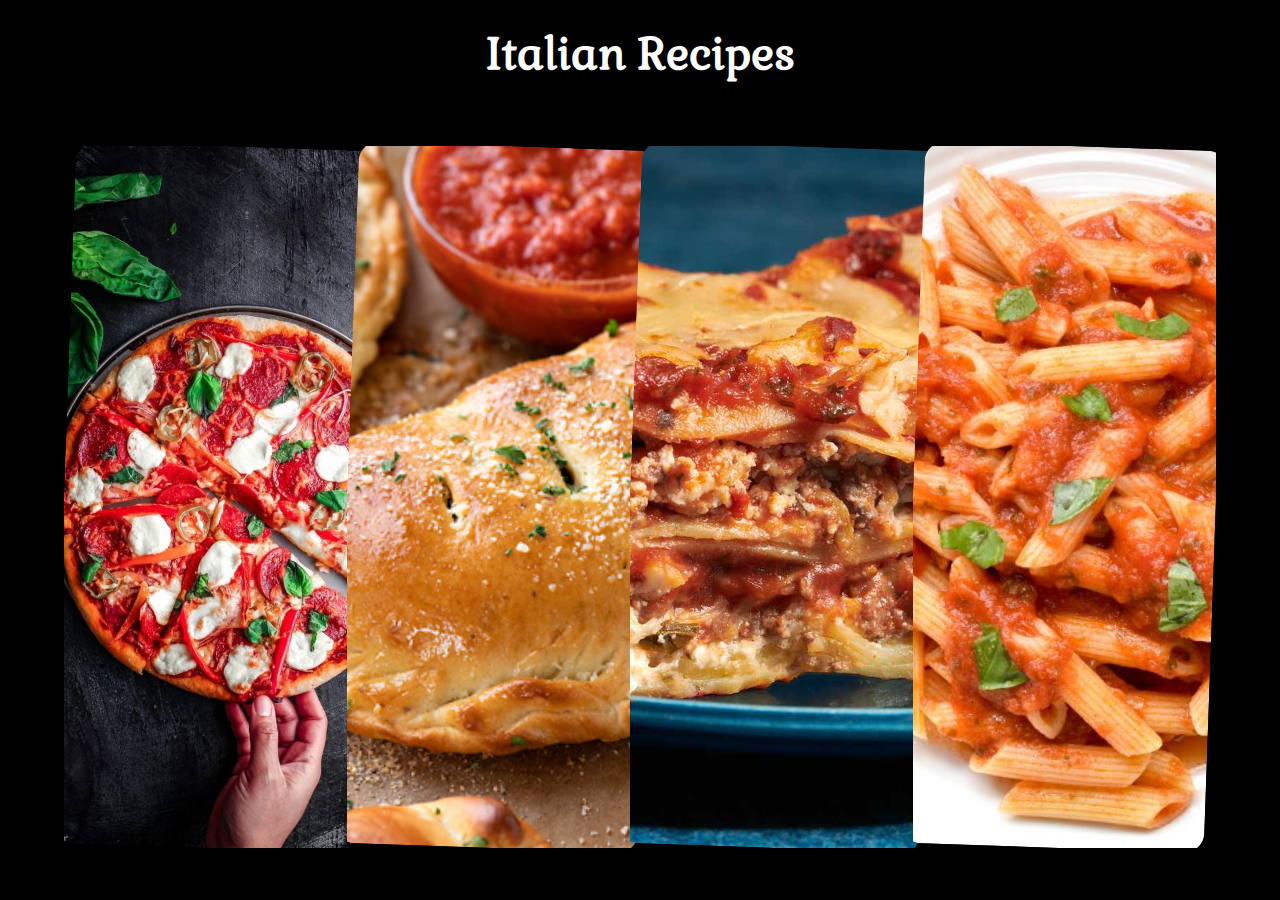
<file: index.html>
<!DOCTYPE html>
<html lang="en">
  <head>
    <meta charset="UTF-8" />
    <meta name="viewport" content="width=device-width, initial-scale=1.0" />
    <link rel="preconnect" href="https://fonts.googleapis.com" />
    <link rel="preconnect" href="https://fonts.gstatic.com" crossorigin />
    <link
      href="https://fonts.googleapis.com/css2?family=Gabriela&display=swap"
      rel="stylesheet"
    />
    <link rel="stylesheet" href="Recipes/style.css" />
    <title>Italian recipes</title>
  </head>

  <body>
    <h1 class="header">Italian Recipes</h1>

    <div class="container">
      <div class="img-container">
        <a href="./Recipes/pizza/pizza.html">Italian pizza</a>
        <img class="pizza" src="Recipes/pizza/pizza.jpg" alt="pizza" />
      </div>

      <div class="img-container">
        <a href="./Recipes/calzone/calzone.html">Italian Calzone</a>
        <img class="calzone" src="Recipes/calzone/calzone.jpg" alt="calzone" />
      </div>

      <div class="img-container">
        <a href="./Recipes/Lasagna/lasagna.html">Italian lasagna</a>
        <img class="lasagna" src="Recipes/Lasagna/lasanga.jpg" alt="lasagna" />
      </div>

      <div class="img-container">
        <a href="./Recipes/pasta/pasta.html">Italian pasta</a>
        <img class="pasta" src="Recipes/pasta/pasta.jpg" alt="pasta" />
      </div>
    </div>
  </body>
</html>
</file>
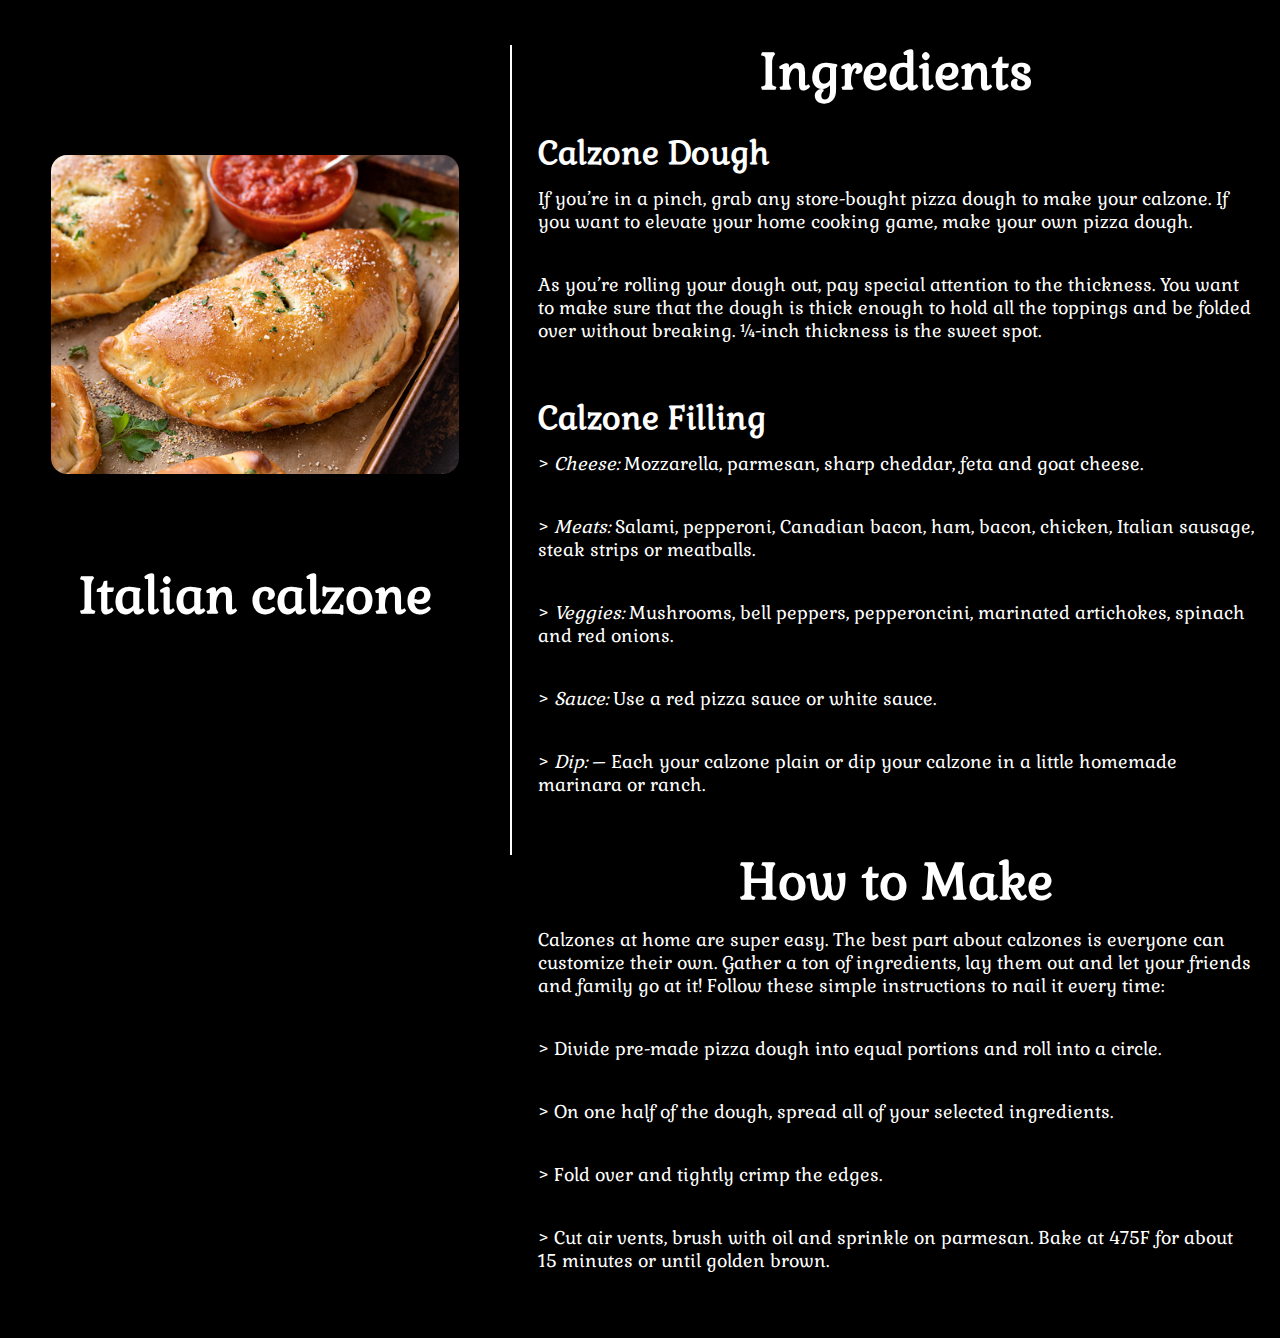
<file: Recipes/calzone/calzone.html>
<!DOCTYPE html>
<html lang="en">
  <head>
    <meta charset="UTF-8" />
    <meta name="viewport" content="width=device-width, initial-scale=1.0" />

    <link rel="preconnect" href="https://fonts.googleapis.com" />
    <link rel="preconnect" href="https://fonts.gstatic.com" crossorigin />
    <link
      href="https://fonts.googleapis.com/css2?family=Gabriela&display=swap"
      rel="stylesheet"
    />
    <link rel="stylesheet" href="calzone-style.css" />
    <title>Italian calzone</title>
  </head>
  <body>
    <div class="left-container">
      <div class="img-container">
        <div class="food-img">
          <img src="./calzone.jpg" alt="calzone" />
        </div>
        <h1>Italian calzone</h1>
      </div>
      <div class="line"></div>
    </div>
    <div class="right-container">
      <h1 class="header">Ingredients</h1>
      <h2>Calzone Dough</h2>
      <p>
        If you’re in a pinch, grab any store-bought pizza dough to make your
        calzone. If you want to elevate your home cooking game, make your own
        pizza dough.
      </p>
      <p>
        As you’re rolling your dough out, pay special attention to the
        thickness. You want to make sure that the dough is thick enough to hold
        all the toppings and be folded over without breaking. ¼-inch thickness
        is the sweet spot.
      </p>

      <h2>Calzone Filling</h2>
      <ul>
        <span>
          <li>
            <em>Cheese: </em> Mozzarella, parmesan, sharp cheddar, feta and goat
            cheese.
          </li>
        </span>
        <span>
          <li>
            <em>Meats: </em>Salami, pepperoni, Canadian bacon, ham, bacon,
            chicken, Italian sausage, steak strips or meatballs.
          </li>
        </span>
        <span>
          <li>
            <em>Veggies: </em>Mushrooms, bell peppers, pepperoncini, marinated
            artichokes, spinach and red onions.
          </li>
        </span>
        <span>
          <li><em>Sauce: </em>Use a red pizza sauce or white sauce.</li>
        </span>
        <span>
          <li>
            <em>Dip: </em>– Each your calzone plain or dip your calzone in a
            little homemade marinara or ranch.
          </li>
        </span>
      </ul>

      <h1>How to Make</h1>
      <p>
        Calzones at home are super easy. The best part about calzones is
        everyone can customize their own. Gather a ton of ingredients, lay them
        out and let your friends and family go at it! Follow these simple
        instructions to nail it every time:
      </p>

      <ul>
        <span>
          <li>
            Divide pre-made pizza dough into equal portions and roll into a
            circle.
          </li>
        </span>
        <span>
          <li>
            On one half of the dough, spread all of your selected ingredients.
          </li>
        </span>
        <span>
          <li>Fold over and tightly crimp the edges.</li>
        </span>
        <span>
          <li>
            Cut air vents, brush with oil and sprinkle on parmesan. Bake at 475F
            for about 15 minutes or until golden brown.
          </li>
        </span>
      </ul>
    </div>
  </body>
</html>
</file>
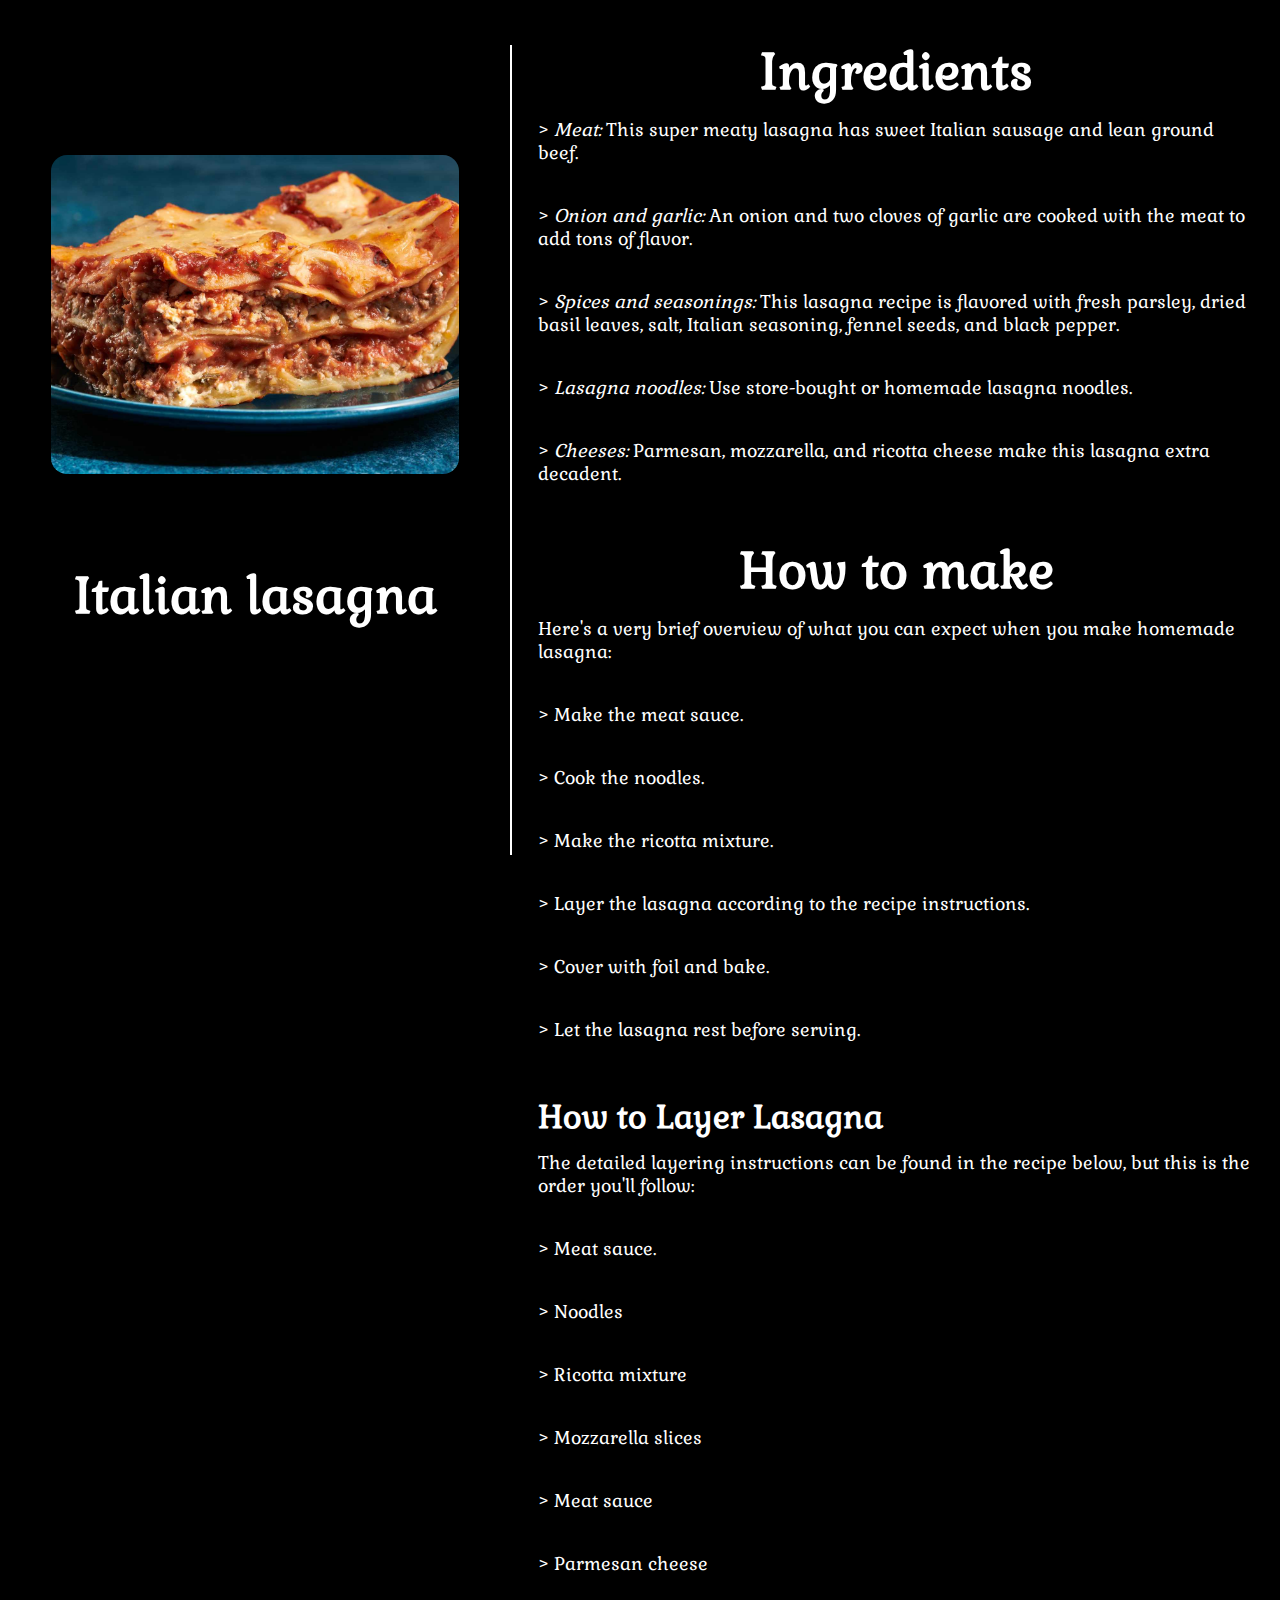
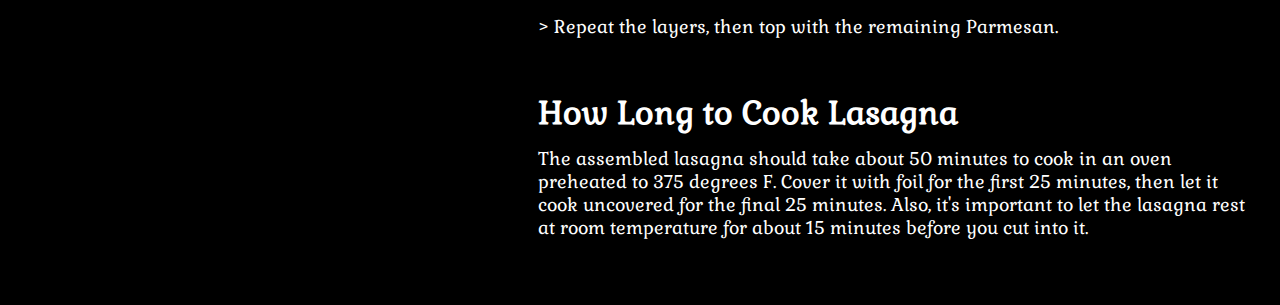
<file: Recipes/Lasagna/lasagna.html>
<!DOCTYPE html>
<html lang="en">
  <head>
    <meta charset="UTF-8" />
    <meta name="viewport" content="width=device-width, initial-scale=1.0" />

    <link rel="preconnect" href="https://fonts.googleapis.com" />
    <link rel="preconnect" href="https://fonts.gstatic.com" crossorigin />
    <link
      href="https://fonts.googleapis.com/css2?family=Gabriela&display=swap"
      rel="stylesheet"
    />
    <link rel="stylesheet" href="lasagna-style.css" />
    <title>Italian lasagna</title>
  </head>
  <body>
    <div class="left-container">
      <div class="img-container">
        <div class="food-img">
          <img src="./lasanga.jpg" alt="lasagna" />
        </div>
        <h1>Italian lasagna</h1>
      </div>
      <div class="line"></div>
    </div>
    <div class="right-container">
      <h1 class="header">Ingredients</h1>
      <ul>
        <li>
          <span>
            <em>Meat:</em> This super meaty lasagna has sweet Italian sausage
            and lean ground beef.
          </span>
        </li>
        <li>
          <span>
            <em>Onion and garlic:</em> An onion and two cloves of garlic are
            cooked with the meat to add tons of flavor.
          </span>
        </li>
        <li>
          <span>
            <em>Spices and seasonings:</em> This lasagna recipe is flavored with
            fresh parsley, dried basil leaves, salt, Italian seasoning, fennel
            seeds, and black pepper.
          </span>
        </li>
        <li>
          <span>
            <em>Lasagna noodles:</em> Use store-bought or homemade lasagna
            noodles.
          </span>
        </li>
        <li>
          <span>
            <em>Cheeses:</em> Parmesan, mozzarella, and ricotta cheese make this
            lasagna extra decadent.
          </span>
        </li>
      </ul>

      <h1>How to make</h1>

      <p>
        Here's a very brief overview of what you can expect when you make
        homemade lasagna:
      </p>

      <ul>
        <span>
          <li>Make the meat sauce.</li>
        </span>
        <span>
          <li>Cook the noodles.</li>
        </span>
        <span>
          <li>Make the ricotta mixture.</li>
        </span>
        <span>
          <li>Layer the lasagna according to the recipe instructions.</li>
        </span>
        <span>
          <li>Cover with foil and bake.</li>
        </span>
        <span>
          <li>Let the lasagna rest before serving.</li>
        </span>
      </ul>

      <h2>How to Layer Lasagna</h2>

      <p>
        The detailed layering instructions can be found in the recipe below, but
        this is the order you'll follow:
      </p>

      <ul>
        <span>
          <li>Meat sauce.</li>
        </span>
        <span>
          <li>Noodles</li>
        </span>
        <span>
          <li>Ricotta mixture</li>
        </span>
        <span>
          <li>Mozzarella slices</li>
        </span>
        <span>
          <li>Meat sauce</li>
        </span>
        <span>
          <li>Parmesan cheese</li>
        </span>
        <span>
          <li>Repeat the layers, then top with the remaining Parmesan.</li>
        </span>
      </ul>

      <h2>How Long to Cook Lasagna</h2>
      <p>
        The assembled lasagna should take about 50 minutes to cook in an oven
        preheated to 375 degrees F. Cover it with foil for the first 25 minutes,
        then let it cook uncovered for the final 25 minutes. Also, it's
        important to let the lasagna rest at room temperature for about 15
        minutes before you cut into it.
      </p>
    </div>
  </body>
</html>
</file>
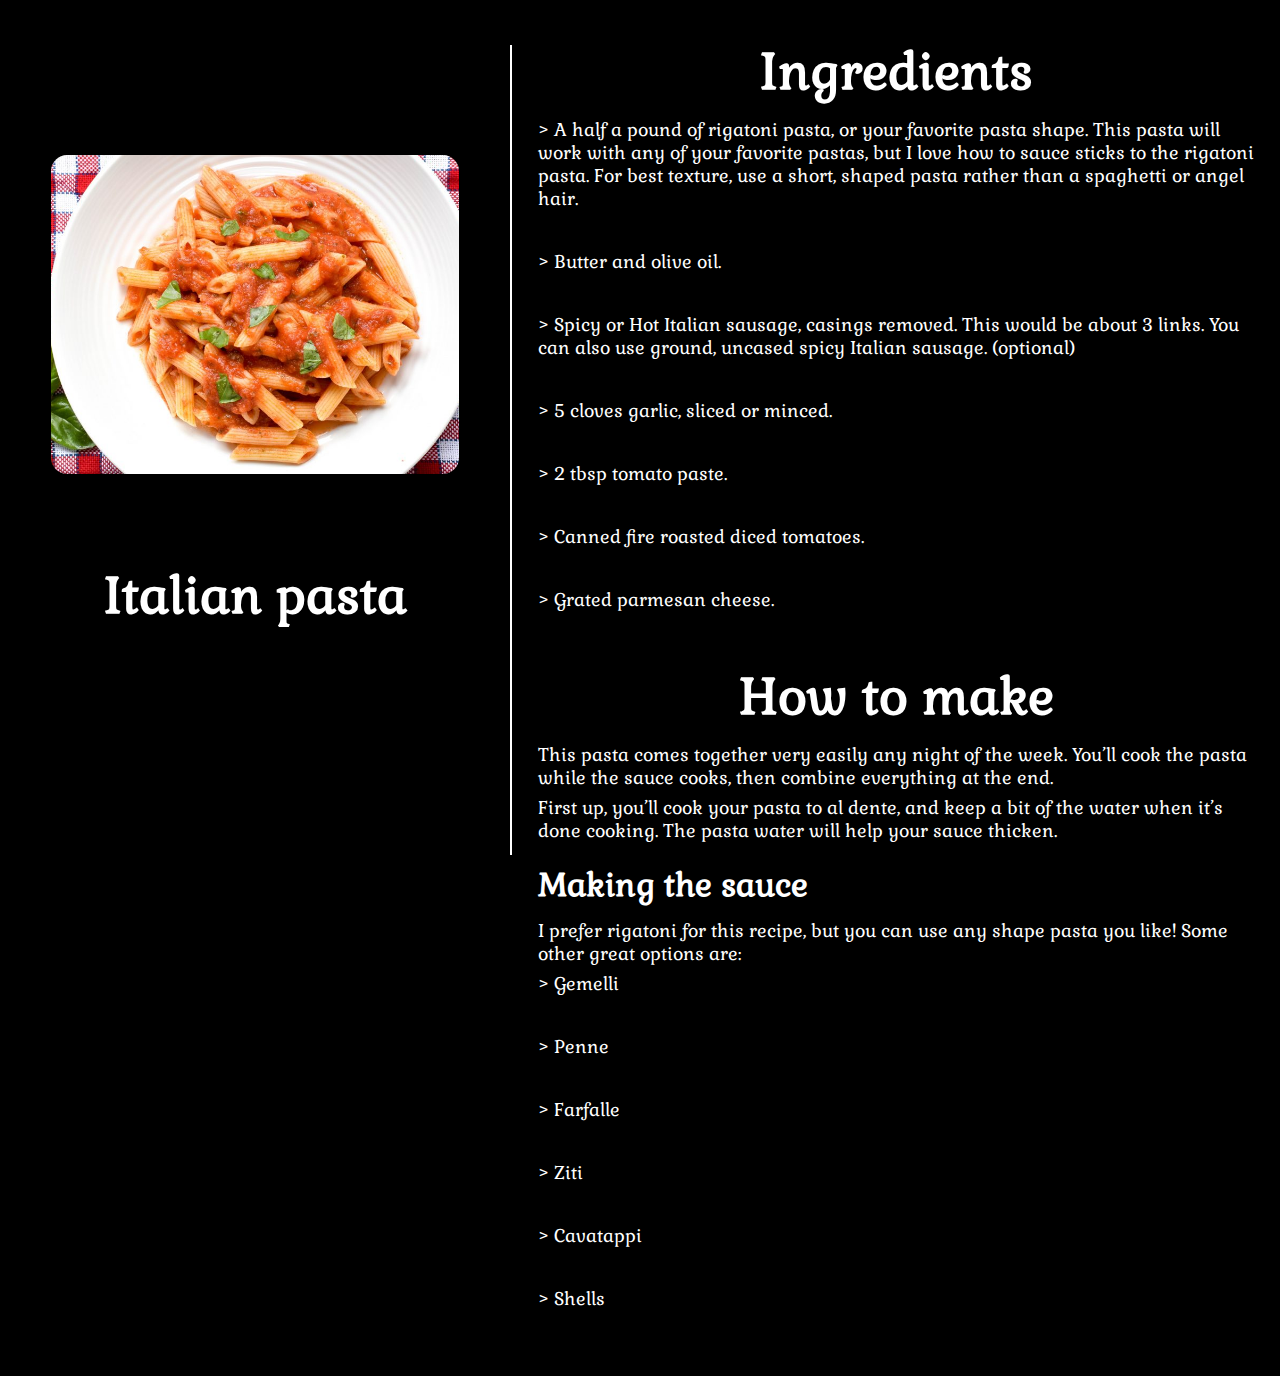
<file: Recipes/pasta/pasta.html>
<!DOCTYPE html>
<html lang="en">
  <head>
    <meta charset="UTF-8" />
    <meta name="viewport" content="width=device-width, initial-scale=1.0" />

    <link rel="preconnect" href="https://fonts.googleapis.com" />
    <link rel="preconnect" href="https://fonts.gstatic.com" crossorigin />
    <link
      href="https://fonts.googleapis.com/css2?family=Gabriela&display=swap"
      rel="stylesheet"
    />
    <link rel="stylesheet" href="pasta-style.css" />
    <title>Italian pasta</title>
  </head>
  <body>
    <div class="left-container">
      <div class="img-container">
        <div class="food-img">
          <img src="./pasta.jpg" alt="pasta" />
        </div>
        <h1>Italian pasta</h1>
      </div>
      <div class="line"></div>
    </div>
    <div class="right-container">
      <h1 class="header">Ingredients</h1>
      <ul>
        <li>
          <span>
            A half a pound of rigatoni pasta, or your favorite pasta shape. This
            pasta will work with any of your favorite pastas, but I love how to
            sauce sticks to the rigatoni pasta. For best texture, use a short,
            shaped pasta rather than a spaghetti or angel hair.
          </span>
        </li>
        <li>
          <span> Butter and olive oil. </span>
        </li>
        <li>
          <span>
            Spicy or Hot Italian sausage, casings removed. This would be about 3
            links. You can also use ground, uncased spicy Italian sausage.
            (optional)
          </span>
        </li>
        <li>
          <span> 5 cloves garlic, sliced or minced. </span>
        </li>
        <li>
          <span> 2 tbsp tomato paste. </span>
        </li>
        <li>
          <span> Canned fire roasted diced tomatoes. </span>
        </li>
        <li>
          <span> Grated parmesan cheese. </span>
        </li>
      </ul>

      <h1>How to make</h1>
      <p>
        This pasta comes together very easily any night of the week. You’ll cook
        the pasta while the sauce cooks, then combine everything at the end.
      </p>
      <p>
        First up, you’ll cook your pasta to al dente, and keep a bit of the
        water when it’s done cooking. The pasta water will help your sauce
        thicken.
      </p>

      <h2>Making the sauce</h2>
      <p>
        I prefer rigatoni for this recipe, but you can use any shape pasta you
        like! Some other great options are:
      </p>
      <ul>
        <span>
          <li>Gemelli</li>
        </span>
        <span>
          <li>Penne</li>
        </span>
        <span>
          <li>Farfalle</li>
        </span>
        <span>
          <li>Ziti</li>
        </span>
        <span>
          <li>Cavatappi</li>
        </span>
        <span>
          <li>Shells</li>
        </span>
      </ul>
    </div>
  </body>
</html>
</file>
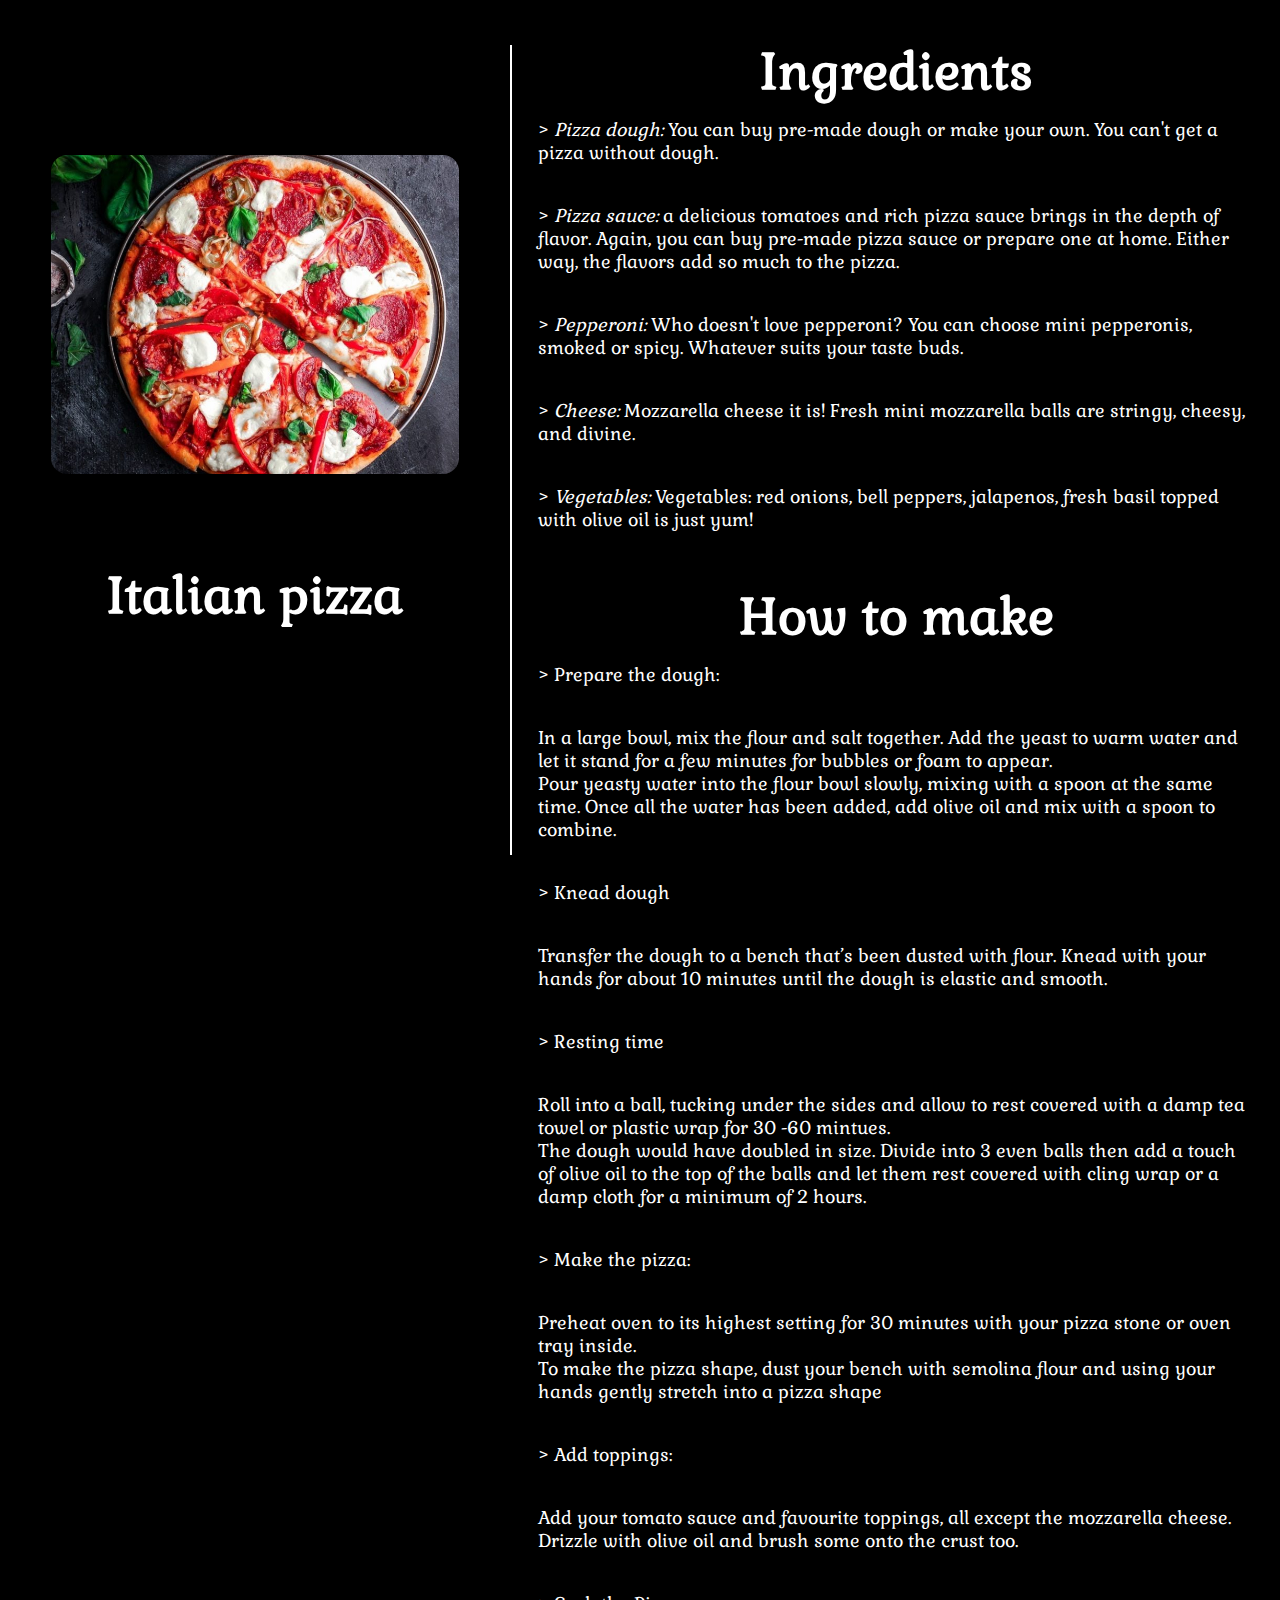
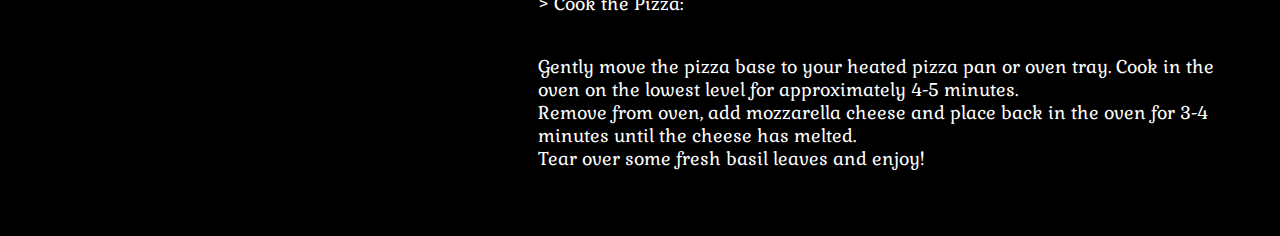
<file: Recipes/pizza/pizza.html>
<!DOCTYPE html>
<html lang="en">
  <head>
    <meta charset="UTF-8" />
    <meta name="viewport" content="width=device-width, initial-scale=1.0" />

    <link rel="preconnect" href="https://fonts.googleapis.com" />
    <link rel="preconnect" href="https://fonts.gstatic.com" crossorigin />
    <link
      href="https://fonts.googleapis.com/css2?family=Gabriela&display=swap"
      rel="stylesheet"
    />
    <link rel="stylesheet" href="pizza-style.css" />
    <title>Italian pizza</title>
  </head>
  <body>
    <div class="left-container">
      <div class="img-container">
        <div class="food-img">
          <img src="./pizza.jpg" alt="pizza" />
        </div>
        <h1>Italian pizza</h1>
      </div>
      <div class="line"></div>
    </div>
    <div class="right-container">
      <h1 class="header">Ingredients</h1>
      <ul>
        <li>
          <span>
            <em>Pizza dough:</em> You can buy pre-made dough or make your own.
            You can't get a pizza without dough.
          </span>
        </li>
        <li>
          <span>
            <em>Pizza sauce:</em> a delicious tomatoes and rich pizza sauce
            brings in the depth of flavor. Again, you can buy pre-made pizza
            sauce or prepare one at home. Either way, the flavors add so much to
            the pizza.
          </span>
        </li>
        <li>
          <span>
            <em>Pepperoni:</em> Who doesn't love pepperoni? You can choose mini
            pepperonis, smoked or spicy. Whatever suits your taste buds.
          </span>
        </li>
        <li>
          <span>
            <em>Cheese:</em> Mozzarella cheese it is! Fresh mini mozzarella
            balls are stringy, cheesy, and divine.
          </span>
        </li>
        <li>
          <span>
            <em>Vegetables:</em> Vegetables: red onions, bell peppers,
            jalapenos, fresh basil topped with olive oil is just yum!
          </span>
        </li>
      </ul>

      <h1>How to make</h1>

      <ul>
        <span>
          <li>Prepare the dough:</li>
          <p>
            In a large bowl, mix the flour and salt together. Add the yeast to
            warm water and let it stand for a few minutes for bubbles or foam to
            appear.
            <br />
            Pour yeasty water into the flour bowl slowly, mixing with a spoon at
            the same time. Once all the water has been added, add olive oil and
            mix with a spoon to combine.
          </p>
        </span>
        <span>
          <li>Knead dough</li>
          <p>
            Transfer the dough to a bench that’s been dusted with flour. Knead
            with your hands for about 10 minutes until the dough is elastic and
            smooth.
          </p>
        </span>
        <span>
          <li>Resting time</li>
          <p>
            Roll into a ball, tucking under the sides and allow to rest covered
            with a damp tea towel or plastic wrap for 30 -60 mintues.
            <br />
            The dough would have doubled in size. Divide into 3 even balls then
            add a touch of olive oil to the top of the balls and let them rest
            covered with cling wrap or a damp cloth for a minimum of 2 hours.
          </p>
        </span>
        <span>
          <li>Make the pizza:</li>
          <p>
            Preheat oven to its highest setting for 30 minutes with your pizza
            stone or oven tray inside. <br />
            To make the pizza shape, dust your bench with semolina flour and
            using your hands gently stretch into a pizza shape
          </p>
        </span>
        <span>
          <li>Add toppings:</li>
          <p>
            Add your tomato sauce and favourite toppings, all except the
            mozzarella cheese. Drizzle with olive oil and brush some onto the
            crust too.
          </p>
        </span>
        <span>
          <li>Cook the Pizza:</li>
          <p>
            Gently move the pizza base to your heated pizza pan or oven tray.
            Cook in the oven on the lowest level for approximately 4-5 minutes.
            <br />
            Remove from oven, add mozzarella cheese and place back in the oven
            for 3-4 minutes until the cheese has melted.
            <br />
            Tear over some fresh basil leaves and enjoy!
          </p>
        </span>
      </ul>
    </div>
  </body>
</html>
</file>
<file: Recipes/style.css>
* {
  margin: 0;
  padding: 0;
  box-sizing: border-box;
}

::-moz-selection {
  color: rgb(0, 0, 0);
  background: rgb(255, 255, 255);
}

::selection {
  color: rgb(0, 0, 0);
  background: rgb(255, 255, 255);
}

html {
  height: 100%;
  width: 100%;
}

body {
  background-color: rgb(0, 0, 0);
  width: 100%;
  height: 100%;
  display: flex;
  flex-direction: column;
  align-items: center;
}

.header {
  font-size: 44px;
  font-family: "Gabriela", serif;
  color: white;
  margin-bottom: 2%;
  margin-top: 2%;
}

.container {
  height: 100vh;
  width: 90vw;
  display: flex;
  align-items: center;
  margin-bottom: 1%;
  padding-left: 20px;
}

.img-container {
  display: inline;
  height: 90%;
  width: 100%;
  overflow: hidden;
  border-radius: 20px;
  border-radius: 0px;
  margin-left: -20px;
  transition: cubic-bezier(0.075, 0.82, 0.165, 1) 0.4s;
  position: relative;
}

.img-container:hover,
img:hover {
  scale: 105%;
  z-index: 12;
}

a:hover + img {
  scale: 110%;
  z-index: 12;
  border-radius: 0px;
}

img {
  position: absolute;
  top: 0;
  left: 0;
  width: 100%;
  height: 100%;
  right: 100%;
  object-fit: cover;
  border-radius: 20px;
  rotate: 2deg;
  transition: cubic-bezier(0.075, 0.82, 0.165, 1) 0.4s;
}

img:hover {
  border-radius: 0px;
}

a {
  opacity: 0;
  background: rgba(34, 34, 34, 0.31);
  backdrop-filter: blur(0px);
  position: absolute;
  top: 0;
  left: 0;
  height: 100%;
  width: 100%;
  text-align: center;
  padding-top: 70%;
  font-size: 44px;
  text-decoration: unset;
  font-family: "Gabriela", serif;
  color: white;
  z-index: 13;
  transition: cubic-bezier(0.075, 0.82, 0.165, 1) 0.4s;
}

a:hover {
  opacity: 1;
  backdrop-filter: blur(7.5px);
}
</file>
<file: Recipes/calzone/calzone-style.css>
* {
    margin: 0;
    padding: 0;
    box-sizing: border-box;
  }
  
  html {
    height: 100%;
    width: 100%;
  }
  
  /* width */
  ::-webkit-scrollbar {
    width: 14px;
  }
  
  /* Track */
  ::-webkit-scrollbar-track {
    background: #f1f1f1;
  }
  
  /* Handle */
  ::-webkit-scrollbar-thumb {
    background: #3d3d3d;
  }
  
  /* Handle on hover */
  ::-webkit-scrollbar-thumb:hover {
    background: #7d7d7d;
  }
  
  ::-moz-selection {
    color: rgb(0, 0, 0);
    background: rgb(255, 255, 255);
  }
  
  ::selection {
    color: rgb(0, 0, 0);
    background: rgb(255, 255, 255);
  }
  
  body {
    background-color: black;
    height: 100%;
    width: 100%;
  }
  
  .left-container {
    background-color: black;
    position: fixed;
    top: 0;
    left: 0;
    width: 40%;
    height: 100%;
    display: flex;
    justify-content: center;
    align-items: center;
  }
  
  .right-container {
    position: absolute;
    left: 40%;
    width: 60%;
    display: flex;
    flex-direction: column;
    align-items: center;
    padding: 2%;
    gap: 3%;
  }
  
  .img-container {
    width: 100%;
    height: 100%;
    display: flex;
    flex-direction: column;
    justify-content: center;
    align-items: center;
    gap: 10%;
    padding-bottom: 20%;
  }
  
  .line {
    height: 90%;
    width: 2px;
    background-color: rgb(255, 255, 255);
  }
  
  .food-img {
    width: 80%;
    height: 40%;
    border-radius: 16px;
    overflow: hidden;
    align-items: center;
    justify-content: center;
    position: relative;
    transition: cubic-bezier(0.075, 0.82, 0.165, 1) 0.4s;
  }
  
  .food-img:hover {
    rotate: -5deg;
  }
  
  img {
    width: 100%;
    height: 100%;
    object-fit: cover;
  }
  
  .header {
    font-family: "Gabriela", serif;
    font-size: 50px;
    color: white;
    margin-bottom: 14px;
  }
  
  h1 {
    font-family: "Gabriela", serif;
    font-size: 50px;
    color: white;
    margin-bottom: 14px;
    margin-top: 2%;
  }
  
  h2 {
    font-family: "Gabriela", serif;
    font-size: 32px;
    color: white;
    margin-bottom: 14px;
    margin-top: 2%;
    align-self: flex-start;
  }
  
  p {
    color: white;
    font-family: "Gabriela", serif;
    font-size: 18px;
    margin-bottom: 40px;
  }
  
  ul {
    height: 100%;
    list-style-position: inside;
    align-self: flex-start;
  }
  
  li {
    color: white;
    font-family: "Gabriela", serif;
    font-size: 18px;
    left: 20px;
    margin-bottom: 40px;
  }
  
  ::marker {
    content: "> ";
  }
  
  li span {
    position: relative;
  }
  
  em {
    font-size: 20;
  }
</file>
<file: Recipes/Lasagna/lasagna-style.css>
* {
  margin: 0;
  padding: 0;
  box-sizing: border-box;
}

html {
  height: 100%;
  width: 100%;
}

/* width */
::-webkit-scrollbar {
  width: 14px;
}

/* Track */
::-webkit-scrollbar-track {
  background: #f1f1f1;
}

/* Handle */
::-webkit-scrollbar-thumb {
  background: #3d3d3d;
}

/* Handle on hover */
::-webkit-scrollbar-thumb:hover {
  background: #7d7d7d;
}

::-moz-selection {
  color: rgb(0, 0, 0);
  background: rgb(255, 255, 255);
}

::selection {
  color: rgb(0, 0, 0);
  background: rgb(255, 255, 255);
}

body {
  background-color: black;
  height: 100%;
  width: 100%;
}

.left-container {
  background-color: black;
  position: fixed;
  top: 0;
  left: 0;
  width: 40%;
  height: 100%;
  display: flex;
  justify-content: center;
  align-items: center;
}

.right-container {
  position: absolute;
  left: 40%;
  width: 60%;
  display: flex;
  flex-direction: column;
  align-items: center;
  padding: 2%;
  gap: 3%;
}

.img-container {
  width: 100%;
  height: 100%;
  display: flex;
  flex-direction: column;
  justify-content: center;
  align-items: center;
  gap: 10%;
  padding-bottom: 20%;
}

.line {
  height: 90%;
  width: 2px;
  background-color: rgb(255, 255, 255);
}

.food-img {
  width: 80%;
  height: 40%;
  border-radius: 16px;
  overflow: hidden;
  align-items: center;
  justify-content: center;
  position: relative;
  transition: cubic-bezier(0.075, 0.82, 0.165, 1) 0.4s;
}

.food-img:hover {
  rotate: -5deg;
}

img {
  width: 100%;
  height: 100%;
  object-fit: cover;
}

.header {
  font-family: "Gabriela", serif;
  font-size: 50px;
  color: white;
  margin-bottom: 14px;
}

h1 {
  font-family: "Gabriela", serif;
  font-size: 50px;
  color: white;
  margin-bottom: 14px;
  margin-top: 2%;
}

h2 {
  font-family: "Gabriela", serif;
  font-size: 32px;
  color: white;
  margin-bottom: 14px;
  margin-top: 2%;
  align-self: flex-start;
}

p {
  color: white;
  font-family: "Gabriela", serif;
  font-size: 18px;
  margin-bottom: 40px;
}

ul {
  height: 100%;
  list-style-position: inside;
  align-self: flex-start;
}

li {
  color: white;
  font-family: "Gabriela", serif;
  font-size: 18px;
  left: 20px;
  margin-bottom: 40px;
}

::marker {
  content: "> ";
}

li span {
  position: relative;
}

em {
  font-size: 20;
}
</file>
<file: Recipes/pasta/pasta-style.css>
* {
  margin: 0;
  padding: 0;
  box-sizing: border-box;
}

html {
  height: 100%;
  width: 100%;
}

/* width */
::-webkit-scrollbar {
  width: 14px;
}

/* Track */
::-webkit-scrollbar-track {
  background: #f1f1f1;
}

/* Handle */
::-webkit-scrollbar-thumb {
  background: #3d3d3d;
}

/* Handle on hover */
::-webkit-scrollbar-thumb:hover {
  background: #7d7d7d;
}

::-moz-selection {
  color: rgb(0, 0, 0);
  background: rgb(255, 255, 255);
}

::selection {
  color: rgb(0, 0, 0);
  background: rgb(255, 255, 255);
}

body {
  background-color: black;
  height: 100%;
  width: 100%;
}

.left-container {
  background-color: black;
  position: fixed;
  top: 0;
  left: 0;
  width: 40%;
  height: 100%;
  display: flex;
  justify-content: center;
  align-items: center;
}

.right-container {
  position: absolute;
  left: 40%;
  width: 60%;
  display: flex;
  flex-direction: column;
  align-items: center;
  padding: 2%;
  gap: 3%;
}

.img-container {
  width: 100%;
  height: 100%;
  display: flex;
  flex-direction: column;
  justify-content: center;
  align-items: center;
  gap: 10%;
  padding-bottom: 20%;
}

.line {
  height: 90%;
  width: 2px;
  background-color: rgb(255, 255, 255);
}

.food-img {
  width: 80%;
  height: 40%;
  border-radius: 16px;
  overflow: hidden;
  align-items: center;
  justify-content: center;
  position: relative;
  transition: cubic-bezier(0.075, 0.82, 0.165, 1) 0.4s;
}

.food-img:hover {
  rotate: -5deg;
}

img {
  width: 100%;
  height: 100%;
  object-fit: cover;
}

.header {
  font-family: "Gabriela", serif;
  font-size: 50px;
  color: white;
  margin-bottom: 14px;
}

h1 {
  font-family: "Gabriela", serif;
  font-size: 50px;
  color: white;
  margin-bottom: 14px;
  margin-top: 2%;
}

h2 {
  font-family: "Gabriela", serif;
  font-size: 32px;
  color: white;
  margin-bottom: 14px;
  margin-top: 2%;
  align-self: flex-start;
}

p {
  color: white;
  font-family: "Gabriela", serif;
  font-size: 18px;
  margin-bottom: 1%;
}

ul {
  height: 100%;
  list-style-position: inside;
  align-self: flex-start;
}

li {
  color: white;
  font-family: "Gabriela", serif;
  font-size: 18px;
  left: 20px;
  margin-bottom: 40px;
}

::marker {
  content: "> ";
}

li span {
  position: relative;
}

em {
  font-size: 20;
}
</file>
<file: Recipes/pizza/pizza-style.css>
* {
  margin: 0;
  padding: 0;
  box-sizing: border-box;
}

html {
  height: 100%;
  width: 100%;
}

/* width */
::-webkit-scrollbar {
  width: 14px;
}

/* Track */
::-webkit-scrollbar-track {
  background: #f1f1f1;
}

/* Handle */
::-webkit-scrollbar-thumb {
  background: #3d3d3d;
}

/* Handle on hover */
::-webkit-scrollbar-thumb:hover {
  background: #7d7d7d;
}

::-moz-selection {
  color: rgb(0, 0, 0);
  background: rgb(255, 255, 255);
}

::selection {
  color: rgb(0, 0, 0);
  background: rgb(255, 255, 255);
}

body {
  background-color: black;
  height: 100%;
  width: 100%;
}

.left-container {
  background-color: black;
  position: fixed;
  top: 0;
  left: 0;
  width: 40%;
  height: 100%;
  display: flex;
  justify-content: center;
  align-items: center;
}

.right-container {
  position: absolute;
  left: 40%;
  width: 60%;
  display: flex;
  flex-direction: column;
  align-items: center;
  padding: 2%;
  gap: 3%;
}

.img-container {
  width: 100%;
  height: 100%;
  display: flex;
  flex-direction: column;
  justify-content: center;
  align-items: center;
  gap: 10%;
  padding-bottom: 20%;
}

.line {
  height: 90%;
  width: 2px;
  background-color: rgb(255, 255, 255);
}

.food-img {
  width: 80%;
  height: 40%;
  border-radius: 16px;
  overflow: hidden;
  align-items: center;
  justify-content: center;
  position: relative;
  transition: cubic-bezier(0.075, 0.82, 0.165, 1) 0.4s;
}

.food-img:hover {
  rotate: -5deg;
}

img {
  width: 100%;
  height: 100%;
  object-fit: cover;
}

.header {
  font-family: "Gabriela", serif;
  font-size: 50px;
  color: white;
  margin-bottom: 14px;
}

h1 {
  font-family: "Gabriela", serif;
  font-size: 50px;
  color: white;
  margin-bottom: 14px;
  margin-top: 2%;
}

h2 {
  font-family: "Gabriela", serif;
  font-size: 32px;
  color: white;
  margin-bottom: 14px;
  margin-top: 2%;
  align-self: flex-start;
}

p {
  color: white;
  font-family: "Gabriela", serif;
  font-size: 18px;
  margin-bottom: 40px;
}

ul {
  height: 100%;
  list-style-position: inside;
  align-self: flex-start;
}

li {
  color: white;
  font-family: "Gabriela", serif;
  font-size: 18px;
  left: 20px;
  margin-bottom: 40px;
}

::marker {
  content: "> ";
}

li span {
  position: relative;
}

em {
  font-size: 20;
}
</file>
